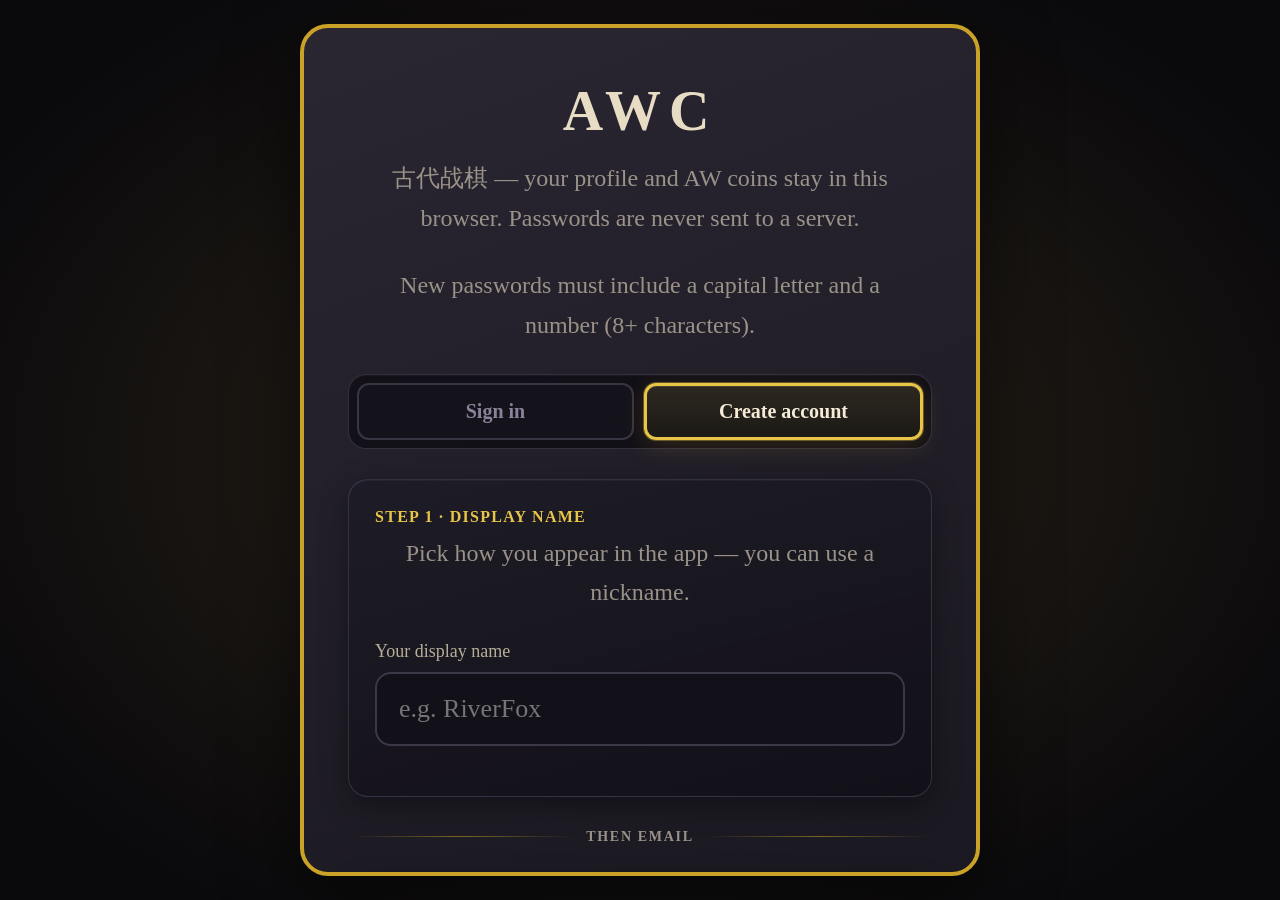
<file: index.html>
<!DOCTYPE html>
<html lang="zh">
<head>
<meta charset="utf-8">
<meta name="viewport" content="width=device-width, initial-scale=1">
<meta name="theme-color" content="#121218">
<title>古代战棋 · AWC</title>
<link rel="stylesheet" href="awc.css">
</head>

<body>

<div id="login-overlay" role="dialog" aria-modal="true" aria-labelledby="login-h2">
  <div class="login-card">
    <h2 id="login-h2">AWC</h2>
    <p>古代战棋 — your profile and AW coins stay in this browser. Passwords are never sent to a server.</p>
    <p class="login-subtext">New passwords must include a capital letter and a number (8+ characters).</p>

    <div id="login-main-flow">
    <div class="login-tabs" role="tablist" aria-label="Account">
      <button type="button" class="login-tab" id="login-tab-signin" role="tab" aria-selected="false">Sign in</button>
      <button type="button" class="login-tab active" id="login-tab-create" role="tab" aria-selected="true">Create account</button>
    </div>
    <form id="login-form" action="#" autocomplete="on">
    <div id="login-block-create">
      <div class="login-create-panel" aria-labelledby="login-name-heading">
        <div class="login-form-section">
          <span class="login-section-kicker" id="login-name-heading">Step 1 · Display name</span>
          <p class="login-section-desc">Pick how you appear in the app — you can use a nickname.</p>
          <label for="login-name">Your display name</label>
          <input id="login-name" type="text" autocomplete="nickname" maxlength="24" placeholder="e.g. RiverFox">
        </div>
      </div>
      <div class="login-create-divider" role="presentation">
        <span class="login-create-divider-line" aria-hidden="true"></span>
        <span class="login-create-divider-label">Then email</span>
        <span class="login-create-divider-line" aria-hidden="true"></span>
      </div>
      <div class="login-create-panel" aria-labelledby="login-email-heading">
        <div class="login-form-section">
          <span class="login-section-kicker" id="login-email-heading">Step 2 · Email</span>
          <p class="login-section-desc">For account recovery. Not sent to any server from this page.</p>
          <label for="login-email">Email address</label>
          <input id="login-email" type="email" inputmode="email" autocomplete="email" maxlength="120" placeholder="you@example.com">
        </div>
      </div>
    </div>
    <div id="login-block-signin" class="form-hidden">
      <div class="login-block-signin-panel">
        <div class="login-form-section">
          <span class="login-section-kicker">Sign in</span>
          <p class="login-section-desc">Use the email or display name from your account.</p>
          <label for="login-signin-id">Email or display name</label>
          <input id="login-signin-id" type="text" autocomplete="username" maxlength="120" placeholder="Email or your display name">
        </div>
      </div>
    </div>
    <div class="login-form-section" id="login-password-block">
      <label for="login-password" id="login-label-password">Create password</label>
      <input id="login-password" type="password" maxlength="128" placeholder="8+ chars, capital letter, number">
      <p class="login-pw-hint" id="login-pw-hint">Use at least 8 characters, one capital A–Z, and one digit 0–9.</p>
    </div>
    <div id="login-row-confirm">
      <label for="login-password-confirm">Confirm password</label>
      <input id="login-password-confirm" type="password" autocomplete="new-password" maxlength="128" placeholder="Same password again">
    </div>
    <p class="login-forgot-wrap form-hidden" id="login-forgot-wrap">
      <button type="button" class="login-linkish" id="login-forgot-btn">Forgot password?</button>
    </p>
    <button type="submit" id="login-submit">Sign in</button>
    </form>
    <div class="login-err" id="login-err" aria-live="polite"></div>
    <p class="login-reset-wrap" id="login-reset-wrap" hidden>
      <button type="button" class="login-linkish" id="login-reset-profile">Remove saved account from this device…</button>
    </p>
    </div>

    <div id="login-recovery-flow" class="form-hidden">
      <h3 class="login-recovery-h3">Reset access</h3>
      <p class="login-recovery-note">This page cannot send real email (no mail server). After you tap “Send code,” your one-time code appears below — in a full app it would be emailed to you.</p>
      <label for="recovery-email">Email or display name on this account</label>
      <input id="recovery-email" type="text" autocomplete="username" maxlength="120" placeholder="Same as when you sign in">
      <button type="button" class="secondary-btn" id="recovery-send-code">Send code</button>

      <div id="recovery-step-sent" class="form-hidden">
        <p class="recovery-code-hint">Your one-time code (copy it now):</p>
        <div id="recovery-code-box" class="recovery-code-box" aria-live="polite"></div>
        <button type="button" class="secondary-btn" id="recovery-copy-code">Copy code</button>
      </div>

      <div id="recovery-step-enter" class="form-hidden">
        <label for="recovery-code-input">Enter the code</label>
        <input id="recovery-code-input" type="text" inputmode="numeric" autocomplete="one-time-code" maxlength="8" placeholder="6-digit code">
        <button type="button" class="secondary-btn" id="recovery-verify-code">Verify code</button>
      </div>

      <div id="recovery-step-choice" class="form-hidden">
        <p class="login-recovery-pick">Code verified. What do you want to do?</p>
        <button type="button" id="recovery-play-now">Play</button>
        <button type="button" class="secondary-btn" id="recovery-show-change-pw">Change password</button>
        <div id="recovery-change-block" class="form-hidden">
          <label for="recovery-new-pw">New password</label>
          <input id="recovery-new-pw" type="password" autocomplete="new-password" maxlength="128" placeholder="8+ chars, capital letter, number">
          <p class="login-pw-hint">Same rules: 8+ characters, one capital letter, one number.</p>
          <label for="recovery-new-pw2">Confirm new password</label>
          <input id="recovery-new-pw2" type="password" autocomplete="new-password" maxlength="128" placeholder="Confirm">
          <button type="button" id="recovery-save-pw">Save new password</button>
        </div>
      </div>

      <button type="button" class="login-linkish" id="recovery-back-to-login">← Back to sign in</button>
      <div class="login-err" id="recovery-err" aria-live="polite"></div>
    </div>
  </div>
</div>

<div id="app-shell" class="app-shell-hidden">
<div id="join-invalid-overlay" class="hidden" aria-live="assertive">
  <p class="join-invalid-word">invalid</p>
</div>
<div id="host-code-banner" hidden>
  <span class="host-code-label">Room code</span>
  <code id="host-code-banner-text"></code>
  <button type="button" id="btn-host-copy-code">Copy code</button>
  <button type="button" id="btn-host-copy-link">Copy play link</button>
  <span id="host-code-banner-status" class="host-code-status waiting"></span>
</div>
<nav id="app-rail" aria-label="Sections">
  <button type="button" class="rail-btn" id="rail-home" title="Home" aria-current="true">🏚️</button>
  <span class="rail-tip">Home</span>
  <button type="button" class="rail-btn" id="rail-computer" title="Bots">💻</button>
  <span class="rail-tip">Bots</span>
  <button type="button" class="rail-btn" id="rail-coaches" title="Coaches">🎓</button>
  <span class="rail-tip">Coach</span>
  <button type="button" class="rail-btn" id="rail-online" title="Online local">📡</button>
  <span class="rail-tip">Local</span>
  <button type="button" class="rail-btn" id="rail-puzzle" title="Puzzles">🧩</button>
  <span class="rail-tip">Puzzle</span>
</nav>

<div id="main">
  <section id="view-home" class="view-panel active">
    <div class="home-hero">
      <h1>古代战棋</h1>
      <div class="en">Ancient War Chess</div>
    </div>
    <div class="coin-bar" aria-live="polite">
      <span>AWcoins</span>
      <strong id="coin-display">0</strong>
      <span class="level-pill" id="level-display">棋力 Lv.1</span>
    </div>
    <div class="activity-grid">
      <div class="activity-card" data-go="computer">
        <div class="ico">💻</div>
        <h3>Bots</h3>
      </div>
      <div class="activity-card" data-go="coaches">
        <div class="ico">🎓</div>
        <h3>Coaches</h3>
      </div>
      <div class="activity-card" data-go="online">
        <div class="ico">📡</div>
        <h3>Online</h3>
      </div>
      <div class="activity-card" data-go="puzzle">
        <div class="ico">🧩</div>
        <h3>Puzzles</h3>
      </div>
    </div>
  </section>

  <section id="view-computer" class="view-panel">
    <h2 class="section-title">Bots</h2>
    <div class="bot-grid" id="bot-grid"></div>
  </section>

  <section id="view-coaches" class="view-panel">
    <h2 class="section-title">Coaches</h2>
    <div class="bot-grid" id="coach-grid"></div>
  </section>

  <section id="view-online" class="view-panel">
    <h2 class="section-title">Online</h2>
    <div class="online-local-panel">
      <div class="online-local-actions">
        <button type="button" class="back-btn online-local-btn" id="btn-online-find">Find random opponent</button>
        <button type="button" class="back-btn online-local-btn" id="btn-online-host">Host game</button>
      </div>
      <input id="online-join-input" class="online-local-join-input" type="text" maxlength="12" placeholder="Host code" aria-label="Host code">
      <p id="online-join-err" role="alert"></p>
      <button type="button" class="back-btn online-local-btn online-local-join-btn" id="btn-online-join">Join with code</button>
      <p id="online-host-panel" style="display:none;margin:0">
        <span class="online-code" id="online-room-code"></span>
      </p>
    </div>
  </section>

  <section id="view-puzzle" class="view-panel">
    <h2 class="section-title">Daily puzzles</h2>
    <div class="puzzle-daily-row" id="puzzle-daily-list"></div>
  </section>

  <section id="view-game" class="view-panel">
    <div id="view-game-wrap">
      <div class="top-actions">
        <button type="button" class="how-btn" onclick="toggleHowToPlay()">?</button>
      </div>
      <h1 style="font-size:clamp(48px,6vw,58px);margin:8px 0 0;color:#e8dcc4;letter-spacing:4px">古代战棋</h1>
      <p class="subtitle">Ancient War Chess <span id="bot-label" style="opacity:0.85"></span></p>
      <div id="game-header">
        <span class="game-title-mini">Match</span>
        <span id="turn-indicator" class="turn-badge human" aria-live="polite"></span>
        <button type="button" class="back-btn" id="btn-leave-game">Leave match</button>
      </div>
      <div id="online-role-strip" aria-live="polite"></div>
      <div id="material-score-panel" aria-live="polite">
        <div class="score-strip-label">Army strength · pieces only (no kings)</div>
        <div class="score-strip-row">
          <div class="score-chip score-chip-red">
            <span class="lbl">Red 红</span>
            <span class="big" id="score-red-val">0</span>
          </div>
          <div class="score-bar-wrap">
            <div class="score-bar-red" id="score-bar-red" style="width:50%"></div>
          </div>
          <div class="score-chip score-chip-black">
            <span class="lbl">Black 黑</span>
            <span class="big" id="score-black-val">0</span>
          </div>
        </div>
        <div class="score-diff-tag" id="score-diff-tag"></div>
      </div>
      <div id="coach-narrator" aria-live="polite">
        <div class="narrator-badge">📜 Narrator · 解说</div>
        <p id="narrator-body"></p>
      </div>
      <div id="coach-tip" role="status"></div>
      <div id="board">
        <div class="river">黄河　边界</div>
      </div>
    </div>
  </section>
</div>
</div>

<div id="howto-overlay" role="dialog" aria-modal="true" aria-labelledby="howto-h2">
  <div id="howto-box">
    <h2 id="howto-h2">How To Play</h2>
    <p>古代战棋融合了中国象棋与战略战棋元素。</p>
    <ul>
    <li><strong>兵 / 卒 (Pawn):</strong> Moves 1 step forward. After crossing the river, forward, left, or right (not backward).</li>
    <li><strong>剑 (Arrow):</strong> Orthogonal any distance; capture by jumping exactly 1 piece.</li>
    <li><strong>军 (Soldier):</strong> Up to 5 steps orthogonally.</li>
    <li><strong>炮 / 砲 (Cannon):</strong> Orthogonal; capture by jumping 1 or 2 pieces.</li>
    <li><strong>車 / 俥 (Chariot):</strong> Rook-like orthogonal slides.</li>
    <li><strong>马 / 傌 (Horse):</strong> L-shape or 2-step straight.</li>
    <li><strong>相 / 象 (Elephant):</strong> 2 diagonal (田); blocked at center; 2 straight with empty midpoint.</li>
    <li><strong>虎 / 狮 (Tiger / Lion):</strong> 1–2 steps within a 2×2 area.</li>
    <li><strong>仕 / 士 (Advisor):</strong> Any distance diagonal or orthogonal; clear path.</li>
    <li><strong>将 / 帥 (King):</strong> 1 step any direction. Capture the enemy king to win.</li>
  </ul>
    <button type="button" onclick="toggleHowToPlay()">Close</button>
  </div>
</div>

<div id="end-screen" role="dialog" aria-modal="true" aria-live="assertive">
  <div class="end-card" id="end-message"></div>
  <button type="button" id="end-restart">Play again</button>
  <button type="button" id="end-home" class="back-btn" style="margin-top:8px">Back to bots</button>
</div>

<div id="awc-confirm-overlay" role="dialog" aria-modal="true" aria-labelledby="awc-confirm-text">
  <div class="awc-confirm-card" onclick="event.stopPropagation()">
    <p id="awc-confirm-text"></p>
    <div class="awc-confirm-actions">
      <button type="button" id="awc-confirm-cancel">Stay</button>
      <button type="button" id="awc-confirm-yes">Leave</button>
    </div>
  </div>
</div>

<script src="awc.js"></script>
</body>
</html>
</file>
<file: awc.css>
* { box-sizing: border-box; }
html {
  height: 100%;
  overflow: hidden;
}
body {
  background: #121218;
  font-family: "KaiTi", "STKaiTi", "Noto Serif SC", serif;
  display: flex;
  margin: 0;
  height: 100%;
  max-height: 100%;
  min-height: 100dvh;
  overflow: hidden;
  color: #f0e6d8;
  font-size: 19px;
}
#app-shell {
  display: flex;
  flex: 1;
  height: 100%;
  max-height: 100%;
  min-height: 0;
  width: 100%;
  min-width: 0;
  overflow: hidden;
}
#app-shell.app-shell-hidden { display: none; }
/* —— Left rail —— */
#app-rail {
  width: 88px;
  min-width: 88px;
  background: linear-gradient(180deg, #0f0f14 0%, #1a1a24 100%);
  border-right: 1px solid #2a2a38;
  display: flex;
  flex-direction: column;
  align-items: center;
  padding: 14px 0;
  gap: 10px;
  z-index: 50;
}
.rail-btn {
  width: 60px;
  height: 60px;
  border-radius: 14px;
  border: 2px solid transparent;
  background: #252532;
  cursor: pointer;
  font-size: 30px;
  line-height: 1;
  display: flex;
  align-items: center;
  justify-content: center;
  transition: border-color 0.2s, background 0.2s, transform 0.15s;
  padding: 0;
}
.rail-btn:hover {
  border-color: rgba(255,255,255,0.35);
  background: #32324a;
  transform: scale(1.04);
}
.rail-btn[aria-current="true"] {
  border-color: #c9a227;
  background: #2d2840;
  box-shadow: 0 0 12px rgba(201,162,39,0.35);
}
.rail-tip {
  font-size: 12px;
  color: #7a7a90;
  text-align: center;
  max-width: 80px;
  line-height: 1.25;
  margin-top: -4px;
  margin-bottom: 4px;
}
/* —— Main column —— */
#main {
  flex: 1;
  display: flex;
  flex-direction: column;
  align-items: center;
  background: radial-gradient(ellipse at center, #2a2418 0%, #15120e 70%);
  min-width: 0;
  min-height: 0;
  overflow-x: hidden;
  overflow-y: auto;
  -webkit-overflow-scrolling: touch;
  padding: 22px 16px 40px;
}
#main.host-banner-on {
  padding-top: 68px;
}
.view-panel {
  display: none;
  width: 100%;
  max-width: 1000px;
  flex-direction: column;
  align-items: center;
}
.view-panel.active { display: flex; }

/* Home */
.home-hero {
  text-align: center;
  margin-bottom: 20px;
}
.home-hero h1 {
  font-size: clamp(44px, 7vw, 72px);
  margin: 0 0 8px;
  color: #e8dcc4;
  text-shadow: 2px 2px 8px rgba(0,0,0,0.5);
  letter-spacing: 6px;
}
.home-hero .en {
  font-size: clamp(20px, 2.5vw, 26px);
  color: #9a8f78;
  letter-spacing: 3px;
}
.home-blurb {
  max-width: 620px;
  text-align: center;
  line-height: 1.7;
  color: #b8ae9a;
  font-size: clamp(18px, 2.2vw, 22px);
}
/* Bot picker */
.bot-grid {
  display: grid;
  grid-template-columns: repeat(auto-fit, minmax(280px, 1fr));
  gap: 20px;
  width: 100%;
  max-width: 920px;
  margin-top: 8px;
}
.bot-card {
  background: linear-gradient(145deg, #252428, #1a1820);
  border: 2px solid #3d3848;
  border-radius: 16px;
  padding: 20px;
  cursor: pointer;
  transition: border-color 0.2s, transform 0.15s, box-shadow 0.2s;
  text-align: left;
}
.bot-card:hover {
  border-color: #c9a227;
  transform: translateY(-2px);
  box-shadow: 0 8px 24px rgba(0,0,0,0.35);
}
.bot-card h3 {
  margin: 0 0 6px;
  font-size: 26px;
  color: #f0e6d8;
}
.bot-card .diff {
  font-size: 16px;
  color: #8a8298;
  margin-bottom: 10px;
}
.bot-card .stars { letter-spacing: 2px; color: #c9a227; font-size: 17px; }
.bot-card p {
  margin: 0;
  font-size: 17px;
  line-height: 1.55;
  color: #9a9288;
}
.bot-card.bot-locked { cursor: not-allowed; }
.section-title {
  font-size: clamp(28px, 3.5vw, 36px);
  margin: 0 0 20px;
  color: #dccfb8;
  align-self: flex-start;
  width: 100%;
  max-width: 820px;
}
.puzzle-placeholder {
  background: #1e1c24;
  border: 2px dashed #3d3848;
  border-radius: 16px;
  padding: 48px 24px;
  text-align: center;
  color: #7a7588;
  max-width: 480px;
}
/* Login */
#login-overlay {
  position: fixed;
  inset: 0;
  z-index: 500;
  background: radial-gradient(ellipse at center, #2a2418 0%, #0a090c 85%);
  display: flex;
  align-items: flex-start;
  justify-content: center;
  padding: max(12px, env(safe-area-inset-top)) max(16px, env(safe-area-inset-right))
    max(12px, env(safe-area-inset-bottom)) max(16px, env(safe-area-inset-left));
  min-height: 100dvh;
  max-height: 100dvh;
  overflow-x: hidden;
  overflow-y: auto;
  -webkit-overflow-scrolling: touch;
}
#login-overlay.hidden { display: none; }
.login-card {
  width: 100%;
  max-width: min(680px, 100%);
  max-height: calc(100dvh - max(24px, env(safe-area-inset-top)) - max(24px, env(safe-area-inset-bottom)));
  overflow-x: hidden;
  overflow-y: auto;
  -webkit-overflow-scrolling: touch;
  background: linear-gradient(160deg, #2a2632, #1a1820);
  border: 4px solid #c9a227;
  border-radius: clamp(16px, 4vw, 28px);
  padding: clamp(20px, 4vw, 52px) clamp(18px, 4vw, 44px) clamp(22px, 4vw, 56px);
  box-shadow: 0 24px 72px rgba(0,0,0,0.55);
  margin: auto 0;
  flex-shrink: 0;
}
.login-card h2 { margin: 0 0 16px; color: #e8dcc4; font-size: clamp(32px, 6vw, 56px); letter-spacing: 8px; text-align: center; }
.login-card p { color: #9a9288; font-size: clamp(17px, 2.4vw, 24px); line-height: 1.65; margin: 0 0 28px; text-align: center; max-width: 540px; margin-left: auto; margin-right: auto; }
.login-card label { display: block; font-size: clamp(16px, 2vw, 18px); color: #b8ae9a; margin-bottom: 10px; }
.login-card input {
  width: 100%;
  padding: clamp(14px, 2.5vw, 20px) clamp(16px, 2.5vw, 22px);
  margin-bottom: clamp(14px, 2vw, 22px);
  border-radius: 16px;
  border: 2px solid #3d3848;
  background: #121018;
  color: #f0e6d8;
  font-family: inherit;
  font-size: clamp(18px, 2.6vw, 26px);
  box-sizing: border-box;
}
.login-card button[type="submit"],
.login-card #login-submit {
  width: 100%;
  padding: clamp(16px, 2.5vw, 22px) clamp(18px, 2.5vw, 24px);
  margin-top: 14px;
  border-radius: 16px;
  border: 3px solid #5b3a00;
  background: #e8d4a8;
  color: #3a1e00;
  font-family: inherit;
  font-size: clamp(18px, 2.6vw, 26px);
  cursor: pointer;
  font-weight: bold;
}
.login-card button[type="submit"]:hover,
.login-card #login-submit:hover { filter: brightness(1.08); }
.login-err,
#recovery-err {
  color: #ff5c5c;
  font-size: 17px;
  min-height: 1.2em;
  text-align: center;
  margin-top: 14px;
  font-weight: 600;
  line-height: 1.45;
}
.login-pw-hint {
  font-size: 14px;
  color: #7a7588;
  margin: -12px 0 18px;
  line-height: 1.45;
}
.login-form-section {
  margin-bottom: clamp(18px, 3vw, 26px);
}
.login-create-panel {
  background: linear-gradient(165deg, rgba(30, 28, 38, 0.95), rgba(18, 16, 24, 0.98));
  border: 1px solid rgba(90, 85, 110, 0.45);
  border-radius: 20px;
  padding: clamp(20px, 3.5vw, 28px) clamp(18px, 3vw, 26px);
  box-shadow:
    inset 0 1px 0 rgba(255, 255, 255, 0.04),
    0 8px 28px rgba(0, 0, 0, 0.35);
}
.login-create-panel .login-form-section {
  margin-bottom: 0;
}
.login-create-panel .login-form-section:not(:last-child) {
  margin-bottom: 12px;
}
.login-create-divider {
  display: flex;
  align-items: center;
  gap: 14px;
  margin: clamp(22px, 4vw, 32px) 0;
  padding: 0 4px;
}
.login-create-divider-line {
  flex: 1;
  height: 1px;
  background: linear-gradient(90deg, transparent, rgba(201, 162, 39, 0.55), transparent);
}
.login-create-divider-label {
  font-size: clamp(12px, 1.8vw, 14px);
  color: #9a9288;
  letter-spacing: 0.12em;
  text-transform: uppercase;
  white-space: nowrap;
  font-weight: 600;
}
.login-section-kicker {
  display: block;
  font-size: clamp(14px, 1.9vw, 16px);
  color: #e8c547;
  font-weight: 700;
  letter-spacing: 0.08em;
  text-transform: uppercase;
  margin: 0 0 8px;
}
.login-section-desc {
  font-size: 14px;
  color: #8a8298;
  margin: -4px 0 16px;
  line-height: 1.55;
}
.login-card input:focus {
  outline: none;
  border-color: #c9a227;
  box-shadow: 0 0 0 3px rgba(201, 162, 39, 0.22);
}
.login-block-signin-panel {
  background: linear-gradient(165deg, rgba(30, 28, 38, 0.95), rgba(18, 16, 24, 0.98));
  border: 1px solid rgba(90, 85, 110, 0.45);
  border-radius: 20px;
  padding: clamp(20px, 3.5vw, 28px) clamp(18px, 3vw, 26px);
  box-shadow:
    inset 0 1px 0 rgba(255, 255, 255, 0.04),
    0 8px 28px rgba(0, 0, 0, 0.35);
}
.login-block-signin-panel .login-form-section {
  margin-bottom: 0;
}
#login-password-block.login-form-section {
  margin-top: clamp(20px, 3vw, 28px);
  padding-top: clamp(18px, 3vw, 24px);
  border-top: 1px solid rgba(90, 85, 110, 0.35);
}
.login-forgot-wrap {
  text-align: center;
  margin: 4px 0 8px;
}
#login-recovery-flow {
  width: 100%;
  max-width: 520px;
  margin: 0 auto;
}
.login-recovery-h3 {
  margin: 0 0 12px;
  color: #e8dcc4;
  font-size: clamp(20px, 3vw, 26px);
  text-align: center;
}
.login-recovery-note {
  font-size: clamp(14px, 2vw, 16px);
  color: #8a8298;
  line-height: 1.55;
  margin: 0 0 20px;
  text-align: center;
}
.login-recovery-pick {
  text-align: center;
  color: #b8ae9a;
  margin: 16px 0 12px;
  font-size: 17px;
}
.recovery-code-box {
  font-family: ui-monospace, "Cascadia Code", monospace;
  font-size: clamp(26px, 5.5vw, 38px);
  letter-spacing: 0.25em;
  text-align: center;
  padding: 18px 12px;
  background: #121018;
  border: 3px solid #c9a227;
  border-radius: 16px;
  color: #f0e6d8;
  margin: 12px 0 16px;
  word-break: break-all;
}
.recovery-code-hint {
  font-size: 14px;
  color: #ff9e6b;
  text-align: center;
  margin: 0 0 12px;
  font-weight: 600;
}
.login-recovery-flow button.secondary-btn {
  width: 100%;
  margin-top: 12px;
  padding: 16px 20px;
  border-radius: 14px;
  border: 2px solid #5c5468;
  background: #252428;
  color: #e8dcc4;
  font-family: inherit;
  font-size: clamp(17px, 2.3vw, 21px);
  cursor: pointer;
  font-weight: 600;
}
.login-recovery-flow button.secondary-btn:hover {
  border-color: #c9a227;
  filter: brightness(1.06);
}
#recovery-play-now,
#recovery-save-pw {
  width: 100%;
  margin-top: 12px;
  padding: clamp(16px, 2.5vw, 22px) clamp(18px, 2.5vw, 24px);
  border-radius: 16px;
  border: 3px solid #5b3a00;
  background: #e8d4a8;
  color: #3a1e00;
  font-family: inherit;
  font-size: clamp(18px, 2.6vw, 26px);
  cursor: pointer;
  font-weight: bold;
}
#recovery-play-now:hover,
#recovery-save-pw:hover {
  filter: brightness(1.08);
}
#recovery-back-to-login {
  margin-top: 22px;
  display: block;
  width: 100%;
  text-align: center;
}
.login-subtext {
  font-size: clamp(15px, 2vw, 17px);
  color: #7a7588;
  line-height: 1.55;
  margin: -8px 0 22px;
  text-align: center;
  max-width: 520px;
  margin-left: auto;
  margin-right: auto;
}
.login-tabs {
  display: flex;
  gap: 10px;
  margin-bottom: clamp(22px, 3vw, 30px);
  align-items: stretch;
  padding: 8px;
  background: rgba(10, 9, 14, 0.65);
  border-radius: 18px;
  border: 1px solid rgba(61, 56, 72, 0.8);
  box-shadow: inset 0 1px 0 rgba(255, 255, 255, 0.03);
}
.login-tab {
  flex: 1;
  padding: 14px 12px;
  border-radius: 12px;
  background: rgba(22, 20, 28, 0.9);
  border: 2px solid rgba(61, 56, 72, 0.9);
  color: #8a8298;
  cursor: pointer;
  font-family: inherit;
  font-size: clamp(17px, 2.2vw, 20px);
  font-weight: 600;
  min-height: 48px;
  box-sizing: border-box;
  transition:
    min-height 0.18s ease,
    padding 0.18s ease,
    font-size 0.18s ease,
    transform 0.18s ease,
    background 0.18s ease,
    border-color 0.2s ease,
    color 0.18s ease,
    box-shadow 0.2s ease;
  transform-origin: center;
}
.login-tab:hover:not(:disabled):not(.active) {
  border-color: #5c5468;
  color: #c9c2b4;
  background: rgba(32, 30, 42, 0.95);
  min-height: 73px;
  padding-top: 20px;
  padding-bottom: 20px;
  font-size: 25px;
  transform: scale(1.02);
}
.login-tab.active {
  border: 3px solid #e8c547;
  color: #f5ecd8;
  background: linear-gradient(180deg, rgba(45, 40, 32, 0.98), rgba(28, 26, 22, 0.99));
  box-shadow:
    0 0 0 1px rgba(232, 197, 71, 0.35),
    0 6px 24px rgba(201, 162, 39, 0.18),
    inset 0 1px 0 rgba(255, 230, 160, 0.12);
}
.login-tab.active:hover:not(:disabled) {
  border-color: #f4d03f;
  box-shadow:
    0 0 0 1px rgba(244, 208, 63, 0.45),
    0 8px 28px rgba(201, 162, 39, 0.22),
    inset 0 1px 0 rgba(255, 230, 160, 0.14);
}
.login-tab:active:not(:disabled) {
  background: #6a6a6e !important;
  color: #f5f0e8 !important;
  border-color: #8f8f94 !important;
  transform: scale(0.99);
}
.login-tab.active:active:not(:disabled) {
  border-color: #c9a227 !important;
}
.login-tab:disabled {
  opacity: 0.45;
  cursor: not-allowed;
  pointer-events: none;
}
.login-tab:disabled:hover {
  min-height: 48px;
  padding: 14px 12px;
  font-size: clamp(17px, 2.2vw, 20px);
  transform: none;
}
.login-reset-wrap { margin-top: 18px; text-align: center; }
.login-linkish {
  background: none;
  border: none;
  color: #8a8298;
  font-family: inherit;
  font-size: 15px;
  cursor: pointer;
  text-decoration: underline;
  padding: 8px;
  width: auto;
  margin: 0;
}
.login-linkish:hover { color: #c9c2b4; }
.form-hidden { display: none !important; }

/* Activity hub */
.activity-grid {
  display: grid;
  grid-template-columns: repeat(auto-fit, minmax(260px, 1fr));
  gap: 22px;
  width: 100%;
  max-width: 980px;
  margin-top: 24px;
}
.activity-card {
  background: linear-gradient(145deg, #252428, #1a1820);
  border: 2px solid #3d3848;
  border-radius: 22px;
  padding: 28px 22px;
  cursor: pointer;
  text-align: center;
  transition: border-color 0.2s, transform 0.15s;
}
.activity-card:hover {
  border-color: #c9a227;
  transform: translateY(-3px);
}
.activity-card .ico { font-size: 52px; line-height: 1; margin-bottom: 12px; }
.activity-card h3 { margin: 0 0 10px; color: #f0e6d8; font-size: 24px; }
.activity-card p { margin: 0; font-size: 17px; color: #8a8298; line-height: 1.55; }
.coin-bar {
  display: flex;
  align-items: center;
  justify-content: center;
  gap: 14px;
  flex-wrap: wrap;
  margin: 14px 0 10px;
  padding: 14px 22px;
  background: rgba(0,0,0,0.35);
  border: 1px solid #3d3848;
  border-radius: 14px;
  max-width: 620px;
  font-size: 19px;
}
.coin-bar strong { color: #ffd76a; font-size: 24px; }
.level-pill {
  font-size: 16px;
  color: #c9a227;
  border: 1px solid #6a5a30;
  padding: 4px 12px;
  border-radius: 999px;
}
#coach-tip {
  display: none;
  max-width: 720px;
  margin: 10px auto 0;
  padding: 12px 16px;
  background: rgba(20, 40, 60, 0.55);
  border: 1px solid #4a7aaa;
  border-radius: 12px;
  color: #c8e8ff;
  font-size: 15px;
  line-height: 1.45;
  text-align: center;
}
#coach-tip.visible { display: block; }
.online-code {
  font-family: ui-monospace, monospace;
  font-size: clamp(24px, 3vw, 32px);
  letter-spacing: 0.15em;
  color: #ffd76a;
  margin: 12px 0;
}

/* Local / Online lobby: larger tap targets, even spacing */
.online-local-panel {
  width: 100%;
  max-width: min(920px, 100%);
  margin-top: 28px;
  display: flex;
  flex-direction: column;
  gap: 22px;
  box-sizing: border-box;
}
.online-local-actions {
  display: grid;
  grid-template-columns: 1fr 1fr;
  gap: 18px;
  width: 100%;
}
@media (max-width: 560px) {
  .online-local-actions {
    grid-template-columns: 1fr;
  }
}
.online-local-btn {
  width: 100%;
  font-size: clamp(18px, 2.2vw, 22px);
  padding: 18px 22px;
  margin: 0;
  box-sizing: border-box;
}
.online-local-join-input {
  width: 100%;
  padding: 18px 20px;
  border-radius: 14px;
  border: 2px solid #3d3848;
  background: #121018;
  color: #f0e6d8;
  font-family: inherit;
  font-size: clamp(18px, 2.2vw, 22px);
  box-sizing: border-box;
}
.online-local-join-btn {
  width: 100%;
  margin-top: 0;
}

/* Fixed banner: room code when hosting online */
#host-code-banner {
  position: fixed;
  top: 0;
  left: 88px;
  right: 0;
  z-index: 120;
  background: linear-gradient(95deg, #2a2218 0%, #3d3020 45%, #2a2618 100%);
  border-bottom: 2px solid #c9a227;
  padding: 10px 14px;
  box-shadow: 0 6px 20px rgba(0, 0, 0, 0.4);
  display: flex;
  align-items: center;
  justify-content: center;
  flex-wrap: wrap;
  gap: 10px 16px;
}
#host-code-banner[hidden] {
  display: none !important;
}
#host-code-banner .host-code-label {
  font-size: 17px;
  color: #c4b8a8;
  letter-spacing: 0.08em;
}
#host-code-banner code {
  font-family: ui-monospace, "Menlo", monospace;
  font-size: clamp(20px, 3.5vw, 28px);
  font-weight: bold;
  color: #ffe8a8;
  letter-spacing: 0.2em;
  background: rgba(0, 0, 0, 0.35);
  padding: 6px 14px;
  border-radius: 10px;
  border: 1px solid rgba(201, 162, 39, 0.5);
}
#host-code-banner .host-code-status {
  font-size: 17px;
  color: #9ad89a;
}
#host-code-banner .host-code-status.waiting {
  color: #d4c8a0;
}
#btn-host-copy-code,
#btn-host-copy-link {
  font-size: 17px;
  padding: 8px 16px;
  border-radius: 12px;
  border: 2px solid #5b3a00;
  background: #e8d4a8;
  color: #3a1e00;
  cursor: pointer;
  font-family: inherit;
}
#btn-host-copy-link {
  background: #c8e8ff;
  border-color: #3a5a80;
  color: #1a3048;
}

/* Bad ?join= room: one word only, no game UI underneath */
#join-invalid-overlay {
  position: fixed;
  inset: 0;
  z-index: 600;
  background: rgba(6, 5, 8, 0.94);
  display: flex;
  align-items: center;
  justify-content: center;
  cursor: pointer;
}
#join-invalid-overlay.hidden {
  display: none !important;
}
#join-invalid-overlay .join-invalid-word {
  margin: 0;
  font-size: clamp(88px, 22vw, 200px);
  font-weight: 800;
  letter-spacing: 0.06em;
  color: #c44;
  text-transform: lowercase;
  user-select: none;
  pointer-events: none;
}

/* In-page confirm (no browser "This page says" dialog) */
#awc-confirm-overlay {
  display: none;
  position: fixed;
  inset: 0;
  z-index: 450;
  background: rgba(0, 0, 0, 0.55);
  align-items: center;
  justify-content: center;
  padding: 20px;
}
#awc-confirm-overlay.visible {
  display: flex;
}
.awc-confirm-card {
  width: 100%;
  max-width: 500px;
  background: linear-gradient(165deg, #2e2a38, #1a1824);
  border: 2px solid #c9a227;
  border-radius: 18px;
  padding: 28px 32px;
  box-shadow: 0 16px 48px rgba(0, 0, 0, 0.5);
  text-align: center;
}
.awc-confirm-card p {
  margin: 0 0 22px;
  font-size: 22px;
  line-height: 1.5;
  color: #f0e6d8;
}
.awc-confirm-actions {
  display: flex;
  gap: 14px;
  justify-content: center;
  flex-wrap: wrap;
}
.awc-confirm-actions button {
  min-width: 140px;
  padding: 14px 22px;
  border-radius: 14px;
  font-family: inherit;
  font-size: 19px;
  cursor: pointer;
  border: 2px solid #5b3a00;
}
#awc-confirm-yes {
  background: #e8d4a8;
  color: #3a1e00;
}
#awc-confirm-cancel {
  background: #2a2835;
  color: #dccfb8;
  border-color: #4a4560;
}

#online-role-strip {
  display: none;
  width: 100%;
  max-width: 800px;
  margin: 8px 0 6px;
  padding: 16px 20px;
  border-radius: 14px;
  background: rgba(30, 55, 80, 0.45);
  border: 1px solid rgba(120, 180, 255, 0.35);
  color: #d8e8ff;
  font-size: 18px;
  line-height: 1.55;
  text-align: center;
}
#online-role-strip.visible {
  display: block;
}
#online-role-strip strong {
  color: #ffe8a8;
}
#online-join-err {
  display: none;
  margin-top: 8px;
  font-size: 18px;
  color: #f88;
}
#online-join-err.visible {
  display: block;
}

/* Piece glide between squares */
.piece.piece-flying {
  z-index: 35;
  pointer-events: none;
  box-shadow: 0 10px 28px rgba(0, 0, 0, 0.45);
  transform: scale(1.06);
  transition: left 0.42s cubic-bezier(0.25, 0.82, 0.25, 1), top 0.42s cubic-bezier(0.25, 0.82, 0.25, 1), transform 0.42s ease;
}
.puzzle-daily-row {
  display: flex;
  flex-direction: column;
  gap: 14px;
  width: 100%;
  max-width: 640px;
  margin-top: 12px;
}
.puzzle-day-card {
  background: #1e1c24;
  border: 2px solid #4a4560;
  border-radius: 14px;
  padding: 16px 18px;
  text-align: left;
  cursor: pointer;
  transition: border-color 0.2s;
}
.puzzle-day-card:hover { border-color: #c9a227; }
.puzzle-day-card.solved { opacity: 0.55; border-color: #2a5a2a; }
.puzzle-day-card h4 { margin: 0 0 6px; color: #dccfb8; }
.puzzle-day-card .sub { font-size: 13px; color: #8a8298; margin-bottom: 8px; }
.puzzle-day-card .goal { font-size: 14px; color: #faa; }

.view-game-wrap--coach #coach-tip {
  display: none !important;
}

/* Game header */
#game-header {
  display: none;
  width: 100%;
  max-width: 800px;
  align-items: center;
  justify-content: space-between;
  gap: 14px;
  margin-bottom: 10px;
  flex-wrap: wrap;
}
#game-header.visible { display: flex; }
.game-title-mini {
  font-size: 24px;
  color: #dccfb8;
}
.turn-badge {
  font-size: 18px;
  padding: 8px 18px;
  border-radius: 999px;
  background: #2a2832;
  border: 1px solid #45405a;
}
.turn-badge.human { border-color: #a44; color: #faa; }
.turn-badge.bot { border-color: #48a; color: #adf; }

.subtitle {
  font-size: 22px;
  color: #c4b89a;
  margin-top: 4px;
  margin-bottom: 12px;
  text-shadow: 1px 1px 3px rgba(0,0,0,0.35);
  letter-spacing: 2px;
}

.back-btn, .how-btn {
  background: #e8d4a8;
  border: 3px solid #5b3a00;
  border-radius: 14px;
  padding: 12px 24px;
  font-family: inherit;
  cursor: pointer;
  font-size: 20px;
  transition: all 0.2s ease;
  box-shadow: 2px 2px 6px rgba(0,0,0,0.25);
  color: #3a1e00;
}
.back-btn:hover, .how-btn:hover {
  background: #ffe89c;
  transform: scale(1.03);
}
.top-actions {
  position: absolute;
  top: 16px;
  right: 16px;
  display: flex;
  gap: 8px;
  z-index: 40;
}
#view-game-wrap {
  position: relative;
  width: 100%;
  display: flex;
  flex-direction: column;
  align-items: center;
}

/* Board — width/height set in JS from grid constants; overflow clips hover scale */
#board {
  position: relative;
  max-width: 100%;
  border: 6px solid #5a3a1a;
  background: linear-gradient(to bottom, #f8ecce, #e1c58f);
  margin-top: 8px;
  box-shadow: 0 0 25px rgba(0,0,0,0.4);
  border-radius: 10px;
  overflow: hidden;
}
#board.scale-sm {
  transform: scale(0.85);
  transform-origin: top center;
}

/* Guest sees their black army at the bottom (same coordinates, rotated view). */
#board.board--online-guest-flip {
  transform: rotate(180deg);
}
#board.board--online-guest-flip .piece,
#board.board--online-guest-flip .piece-flying {
  transform: rotate(180deg);
}
#board.board--online-guest-flip .piece:hover {
  transform: rotate(180deg) scale(1.08);
}
#board.board--online-guest-flip .piece.selected {
  transform: rotate(180deg) scale(1.06);
}
#board.board--online-guest-flip .legal-move-hint,
#board.board--online-guest-flip .last-move-ring,
#board.board--online-guest-flip .move-ghost,
#board.board--online-guest-flip .coach-hint-dot {
  transform: rotate(180deg);
}
#board.board--online-guest-flip .river {
  transform: rotate(180deg);
}

.hline, .vline { position: absolute; background: #000; }
.hline { height: 1px; }
.vline { width: 1px; }

.intersection {
  position: absolute;
  width: 36px;
  height: 36px;
  margin-left: -18px;
  margin-top: -18px;
  cursor: pointer;
  z-index: 5;
}
.intersection:hover::after {
  content: "";
  position: absolute;
  width: 62px;
  height: 62px;
  top: 50%;
  left: 50%;
  transform: translate(-50%, -50%);
  background: rgba(128,128,128,0.3);
  border-radius: 50%;
}

.piece {
  position: absolute;
  width: 48px;
  height: 48px;
  margin-left: -24px;
  margin-top: -24px;
  border-radius: 50%;
  display: flex;
  align-items: center;
  justify-content: center;
  background: radial-gradient(circle at 30% 30%, #fffaf0, #e8c888);
  border: 2px solid #5b3a00;
  font-weight: bold;
  font-size: 32px;
  cursor: pointer;
  z-index: 10;
  font-family: inherit;
  text-shadow: 1px 1px 2px rgba(0,0,0,0.25);
  user-select: none;
}
.piece:hover { transform: scale(1.08); box-shadow: 0 6px 18px rgba(0,0,0,0.33); }
.red { color: #b22; }
.black { color: #222; }
.selected {
  outline: 2px solid #000;
  box-shadow: 0 0 12px #c8a200;
  transform: scale(1.06);
}

/* Legal-move hint (green dot on intersection) */
.move-hint {
  position: absolute;
  width: 11px;
  height: 11px;
  margin-left: -5.5px;
  margin-top: -5.5px;
  border-radius: 50%;
  pointer-events: none;
  z-index: 6;
}
.move-hint.legal-move-hint {
  background: #22c55e;
  border: 1px solid rgba(20, 90, 40, 0.65);
  box-shadow: 0 0 6px rgba(34, 197, 94, 0.75);
}

/* Last move: orange rings stay until the next move */
.last-move-ring {
  position: absolute;
  width: 44px;
  height: 44px;
  margin-left: -22px;
  margin-top: -22px;
  border-radius: 50%;
  pointer-events: none;
  z-index: 7;
  box-sizing: border-box;
}
.last-move-ring--from {
  border: 3px solid rgba(255, 140, 40, 0.55);
  background: rgba(255, 165, 60, 0.12);
  box-shadow: 0 0 0 1px rgba(120, 60, 0, 0.25), inset 0 0 12px rgba(255, 180, 80, 0.2);
}
.last-move-ring--to {
  border: 3px solid rgba(255, 100, 20, 0.85);
  background: rgba(255, 140, 40, 0.22);
  box-shadow: 0 0 14px rgba(255, 120, 40, 0.55), inset 0 0 10px rgba(255, 200, 120, 0.25);
}

/* Legacy class kept if referenced elsewhere */
.move-ghost {
  position: absolute;
  width: 44px;
  height: 44px;
  margin-left: -22px;
  margin-top: -22px;
  border-radius: 50%;
  pointer-events: none;
  z-index: 7;
}

/* Material score — duel strip */
#material-score-panel {
  display: none;
  width: 100%;
  max-width: 720px;
  flex-direction: column;
  align-items: stretch;
  gap: 10px;
  margin: 10px 0 6px;
  padding: 14px 18px;
  border-radius: 16px;
  background: linear-gradient(145deg, rgba(30, 26, 38, 0.92), rgba(18, 16, 28, 0.96));
  border: 1px solid rgba(201, 162, 39, 0.35);
  box-shadow: 0 8px 28px rgba(0, 0, 0, 0.35), inset 0 1px 0 rgba(255, 255, 255, 0.06);
}
#material-score-panel.visible {
  display: flex;
}
.score-strip-label {
  font-size: 11px;
  letter-spacing: 0.2em;
  text-transform: uppercase;
  color: #8a8298;
  text-align: center;
}
.score-strip-row {
  display: flex;
  align-items: center;
  gap: 12px;
}
.score-chip {
  min-width: 72px;
  text-align: center;
  padding: 8px 10px;
  border-radius: 12px;
  font-variant-numeric: tabular-nums;
}
.score-chip-red {
  background: linear-gradient(180deg, #4a2020, #2a1014);
  border: 1px solid #a44;
  color: #ffb4a8;
}
.score-chip-black {
  background: linear-gradient(180deg, #2a2a32, #121018);
  border: 1px solid #556;
  color: #c8d0e0;
}
.score-chip .big {
  display: block;
  font-size: 22px;
  font-weight: bold;
  line-height: 1.1;
}
.score-chip .lbl {
  font-size: 11px;
  opacity: 0.85;
}
.score-bar-wrap {
  flex: 1;
  height: 22px;
  border-radius: 999px;
  background: #0e0c12;
  border: 1px solid #3a3548;
  overflow: hidden;
  display: flex;
}
.score-bar-red {
  height: 100%;
  background: linear-gradient(90deg, #7a1515, #c43);
  box-shadow: inset 0 -2px 8px rgba(0, 0, 0, 0.35);
  transition: width 0.45s cubic-bezier(0.4, 0, 0.2, 1);
  min-width: 4px;
}
.score-bar-black {
  flex: 1;
  height: 100%;
  background: linear-gradient(90deg, #2a3038, #1a1e28);
  min-width: 4px;
}
.score-diff-tag {
  text-align: center;
  font-size: 13px;
  color: #c9a227;
}

/* Coach narrator */
#coach-narrator {
  display: none;
  width: 100%;
  max-width: 720px;
  flex-direction: column;
  gap: 8px;
  margin: 8px 0 4px;
  padding: 16px 20px 18px;
  border-radius: 14px;
  background: linear-gradient(165deg, rgba(55, 48, 32, 0.95), rgba(28, 24, 18, 0.98));
  border: 2px solid rgba(139, 110, 60, 0.55);
  box-shadow: 0 6px 24px rgba(0, 0, 0, 0.4), inset 0 1px 0 rgba(255, 230, 180, 0.08);
}
#coach-narrator.visible {
  display: flex;
}
.narrator-badge {
  display: inline-flex;
  align-items: center;
  gap: 8px;
  font-size: 13px;
  font-weight: bold;
  letter-spacing: 0.12em;
  text-transform: uppercase;
  color: #e8c878;
}
#narrator-body {
  margin: 0;
  font-size: 16px;
  line-height: 1.65;
  color: #f2e6d4;
  text-align: left;
}

.river {
  position: absolute;
  left: 0;
  right: 0;
  width: 100%;
  transform: translateY(-50%);
  font-size: 22px;
  color: #5c3d18;
  letter-spacing: 0.35em;
  font-weight: bold;
  text-align: center;
  white-space: nowrap;
  pointer-events: none;
  z-index: 5;
  text-shadow: 0 1px 2px rgba(255,255,255,0.45);
}

/* How-to overlay */
#howto-overlay {
  display: none;
  position: fixed;
  top: 0;
  left: 0;
  width: 100%;
  height: 100%;
  background: rgba(0,0,0,0.55);
  align-items: center;
  justify-content: center;
  z-index: 100;
}
#howto-box {
  background: #fdf3d3;
  border: 5px solid #5a3a1a;
  border-radius: 16px;
  padding: 34px 44px;
  width: 70%;
  max-width: 760px;
  max-height: 85vh;
  overflow-y: auto;
  font-size: 21px;
  line-height: 1.75;
  color: #3a1e00;
  box-shadow: 0 0 20px rgba(0,0,0,0.4);
  text-align: left;
}
#howto-box h2 {
  text-align: center;
  margin-top: 0;
  font-size: 30px;
}
#howto-box button {
  display: block;
  margin: 20px auto 0;
  background: #d1a85c;
  border: none;
  border-radius: 8px;
  padding: 12px 26px;
  font-size: 20px;
  cursor: pointer;
  box-shadow: 2px 2px 6px rgba(0,0,0,0.3);
}
#howto-box button:hover { background: #f4c76a; }

/* End screen */
#end-screen {
  display: none;
  position: fixed;
  inset: 0;
  background: rgba(0,0,0,0.65);
  align-items: center;
  justify-content: center;
  z-index: 200;
  flex-direction: column;
  gap: 20px;
}
#end-screen .end-card {
  background: #fdf3d3;
  border: 4px solid #5a3a1a;
  border-radius: 16px;
  padding: 36px 52px;
  text-align: center;
  font-size: clamp(28px, 4vw, 36px);
  color: #3a1e00;
}
#end-screen button {
  background: #d1a85c;
  border: none;
  border-radius: 10px;
  padding: 14px 32px;
  font-size: 20px;
  cursor: pointer;
  font-family: inherit;
}
</file>
